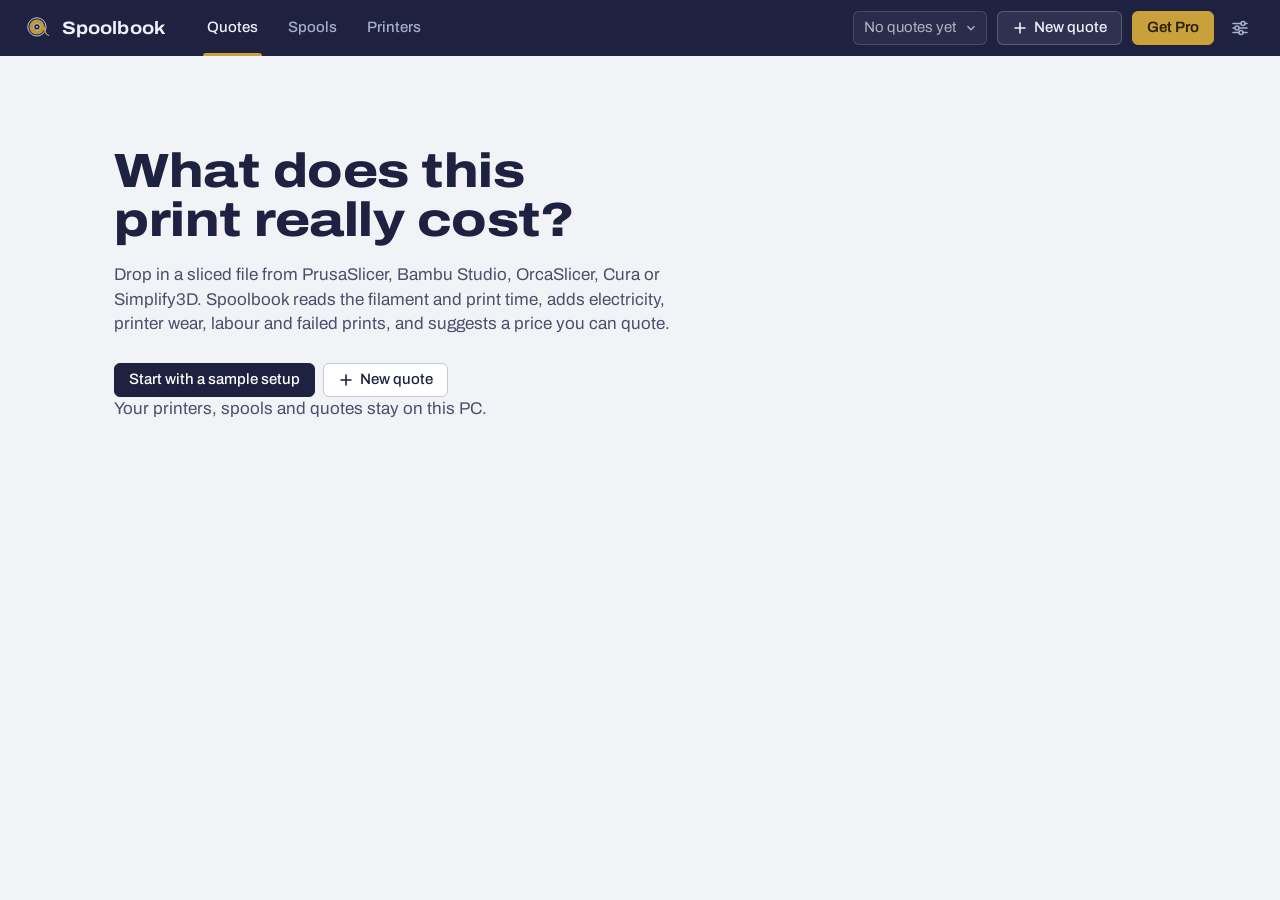
<file: index.html>
<!doctype html>
<html lang="en">
<head>
  <meta charset="utf-8">
  <meta name="viewport" content="width=device-width, initial-scale=1, viewport-fit=cover">
  <title>Spoolbook</title>
  <meta name="description" content="3D print cost calculator: read filament and time from sliced files, price prints, track spools.">
  <meta name="theme-color" content="#1E2140">
  <link rel="manifest" href="manifest.webmanifest">
  <link rel="icon" href="icons/icon.svg" type="image/svg+xml">
  <link rel="icon" href="icons/icon-192.png" sizes="192x192" type="image/png">
  <link rel="preload" href="fonts/archivo-latin-wdth-normal.woff2" as="font" type="font/woff2" crossorigin>
  <link rel="stylesheet" href="css/styles.css">
</head>
<body data-view="quote">
  <a class="skip" href="#main">Skip to content</a>
  <header class="appbar">
    <div class="appbar-inner">
      <div class="brand"><img src="icons/icon.svg" alt="" width="28" height="28"><span>Spoolbook</span></div>
      <nav class="tabs" aria-label="Sections">
        <button data-action="view" data-view="quote">Quotes</button>
        <button data-action="view" data-view="spools">Spools</button>
        <button data-action="view" data-view="printers">Printers</button>
      </nav>
      <span class="spacer"></span>
      <label class="sr-only" for="jobSelect">Open quote</label>
      <select id="jobSelect" class="job-select"></select>
      <button id="newJobBtn" class="btn bar" data-action="new-job"><svg viewBox="0 0 16 16" aria-hidden="true"><path d="M8 3v10M3 8h10"/></svg><span>New quote</span></button>
      <span id="proBadge" class="pro-badge" hidden>Pro</span>
      <button id="getPro" class="btn bar gold" data-action="open-pro">Get Pro</button>
      <button class="icon-btn bar" data-action="open-settings" aria-label="Settings">
        <svg viewBox="0 0 20 20" aria-hidden="true"><path d="M3 5.5h8M15 5.5h2M3 10h2M9 10h8M3 14.5h6M13 14.5h4"/><circle cx="13" cy="5.5" r="2"/><circle cx="7" cy="10" r="2"/><circle cx="11" cy="14.5" r="2"/></svg>
      </button>
    </div>
  </header>

  <div class="layout">
    <main id="main" class="main" tabindex="-1"></main>
    <aside id="side" class="side" aria-label="Price"></aside>
  </div>

  <div class="drop-hint" aria-hidden="true"><p>Drop a .gcode or .gcode.3mf file to read its filament and print time</p></div>

  <dialog id="settingsDialog" aria-labelledby="settingsTitle">
    <form id="settingsForm" method="dialog">
      <h2 id="settingsTitle">Settings</h2>
      <div class="grid">
        <label class="field"><span class="label">Currency</span>
          <select id="set-currency">
            <option value="USD">US dollar</option><option value="CAD">Canadian dollar</option><option value="GBP">British pound</option><option value="EUR">Euro</option>
            <option value="AUD">Australian dollar</option><option value="NZD">New Zealand dollar</option><option value="TRY">Turkish lira</option><option value="INR">Indian rupee</option>
            <option value="MXN">Mexican peso</option><option value="JPY">Japanese yen</option>
          </select></label>
        <label class="field"><span class="label">Electricity price</span><span class="control"><input id="set-electricityRate" inputmode="decimal"><span class="suffix">per kWh</span></span><span class="hint">On your power bill.</span></label>
        <label class="field"><span class="label">Your labour rate</span><span class="control"><input id="set-laborRate" inputmode="decimal"><span class="suffix">per hour</span></span></label>
        <label class="field"><span class="label">Sales tax</span><span class="control"><input id="set-taxPct" inputmode="decimal"><span class="suffix">%</span></span></label>
        <label class="field"><span class="label">Default failed print allowance</span><span class="control"><input id="set-defaultFailurePct" inputmode="decimal"><span class="suffix">%</span></span></label>
        <label class="field"><span class="label">Default markup</span><span class="control"><input id="set-defaultMarkupPct" inputmode="decimal"><span class="suffix">%</span></span></label>
        <label class="field"><span class="label">Round prices up to</span>
          <select id="set-roundTo"><option value="">Don't round</option><option value="0.05">0.05</option><option value="0.25">0.25</option><option value="0.5">0.50</option><option value="1">1</option><option value="5">5</option></select></label>
      </div>
      <h3>Marketplace fees</h3>
      <p class="block-note" id="feeNote">Profit after fees is part of Pro.</p>
      <div class="grid">
        <label class="field"><span class="label">Fee per sale</span><span class="control"><input id="set-feePct" inputmode="decimal"><span class="suffix">%</span></span><span class="hint">Marketplace and payment fees combined. Check your platform's current rates.</span></label>
        <label class="field"><span class="label">Fixed fee per order</span><span class="control"><input id="set-feeFixed" inputmode="decimal"></span><span class="hint">Listing or transaction fee.</span></label>
      </div>
      <h3>Your business</h3>
      <p class="block-note" id="bizNote">Your business details appear on printed quotes with Pro.</p>
      <div class="grid">
        <label class="field wide"><span class="label">Business name</span><span class="control"><input id="setBiz-name" autocomplete="organization"></span></label>
        <label class="field"><span class="label">Phone</span><span class="control"><input id="setBiz-phone" autocomplete="tel" inputmode="tel"></span></label>
        <label class="field"><span class="label">Email</span><span class="control"><input id="setBiz-email" autocomplete="email" inputmode="email"></span></label>
        <label class="field wide"><span class="label">Website or shop link</span><span class="control"><input id="setBiz-website" autocomplete="url" inputmode="url"></span></label>
      </div>
      <p class="fine">Everything is saved on this PC only. Spoolbook does not collect or send your data. <a href="privacy.html" target="_blank" rel="noopener">Privacy policy</a></p>
      <div class="dialog-actions">
        <button type="button" class="btn" data-action="close-dialog">Cancel</button>
        <button type="submit" class="btn primary">Save settings</button>
      </div>
    </form>
  </dialog>

  <dialog id="proDialog" aria-labelledby="proTitle">
    <div class="pro-dialog">
      <div class="plate" aria-hidden="true"></div>
      <h2 id="proTitle">Spoolbook Pro</h2>
      <p id="proReason" class="pro-reason" hidden></p>
      <ul class="pro-list">
        <li>Profit and margin after marketplace fees</li>
        <li>Unlimited printers, spools and saved quotes</li>
        <li>Your business name and contact details on quotes</li>
        <li>CSV export for spreadsheets and bookkeeping</li>
      </ul>
      <p class="pro-price"><span id="proPrice">$4.99</span> once. No subscription.</p>
      <p id="proOwned" class="pro-owned" hidden>Pro is unlocked on this Microsoft account.</p>
      <p id="proStoreNote" class="block-note" hidden>Pro is sold through the Microsoft Store version of Spoolbook.
        <a id="proStoreLink" href="#" target="_blank" rel="noopener">Get Spoolbook from the Microsoft Store</a></p>
      <div class="dialog-actions">
        <button type="button" class="btn" data-action="close-dialog">Not now</button>
        <button type="button" id="restorePro" class="btn" data-action="restore-pro">Restore purchase</button>
        <button type="button" id="buyPro" class="btn primary" data-action="buy-pro">Get Pro</button>
      </div>
    </div>
  </dialog>

  <div id="toast" class="toast" role="status" aria-live="polite"></div>
  <div id="printArea" class="print-area"></div>
  <script type="module" src="js/app.js"></script>
</body>
</html>
</file>
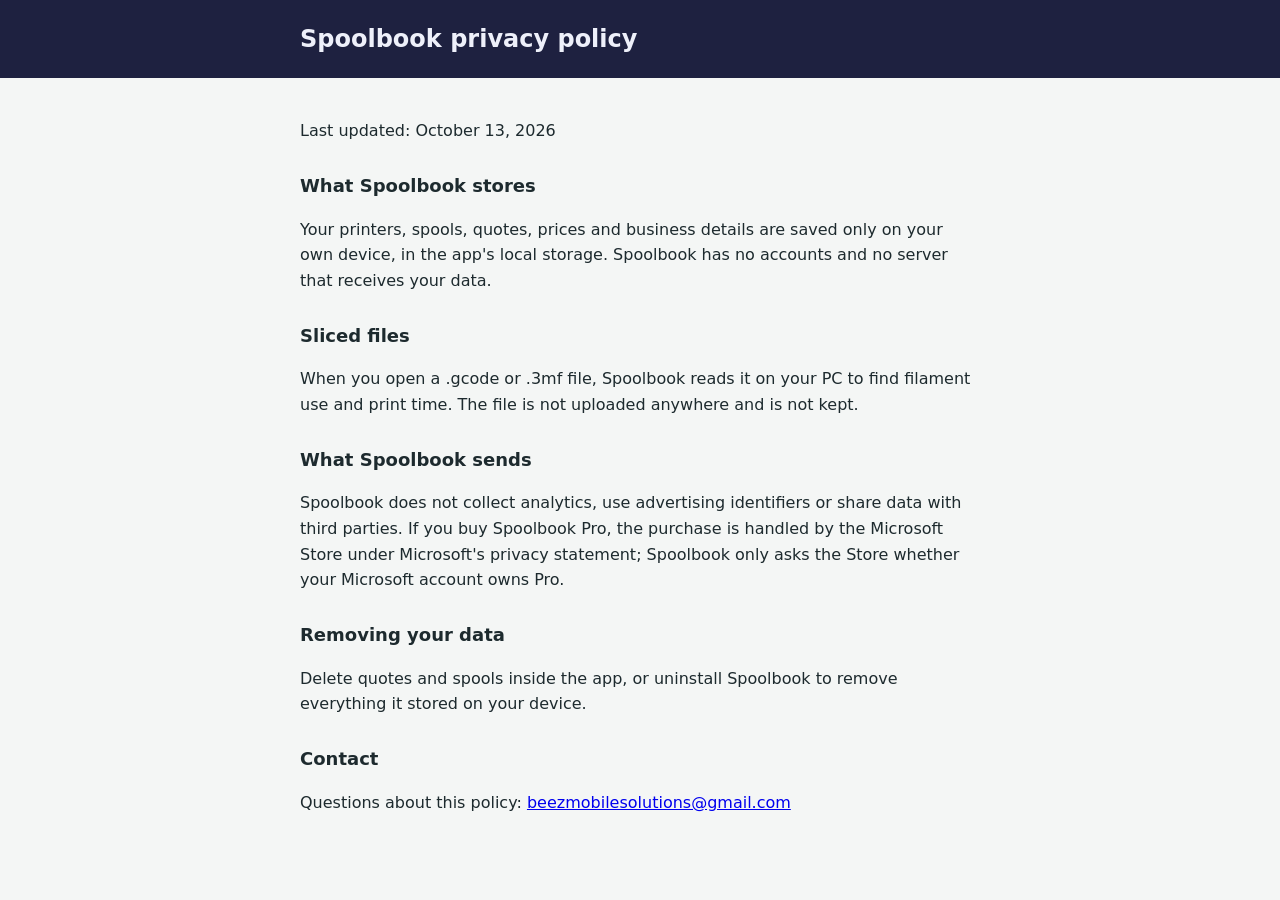
<file: privacy.html>
<!doctype html>
<html lang="en">
<head>
  <meta charset="utf-8">
  <meta name="viewport" content="width=device-width, initial-scale=1">
  <title>Spoolbook privacy policy</title>
  <link rel="icon" href="icons/icon.svg" type="image/svg+xml">
  <style>
    :root { color-scheme: light dark; --ink: #1D2A2E; --paper: #F4F6F5; }
    @media (prefers-color-scheme: dark) { :root { --ink: #E3EAE8; --paper: #12191B; } }
    body { margin: 0; background: var(--paper); color: var(--ink); font: 16px/1.6 'Segoe UI', system-ui, sans-serif; }
    header { background: #1E2140; color: #EEF0FA; padding: 20px 16px; }
    header h1 { margin: 0 auto; max-width: 680px; font-size: 24px; }
    main { max-width: 680px; margin: 0 auto; padding: 24px 16px 64px; }
    h2 { font-size: 18px; margin-top: 28px; }
  </style>
</head>
<body>
  <header><h1>Spoolbook privacy policy</h1></header>
  <main>
    <p>Last updated: October 13, 2026</p>
    <h2>What Spoolbook stores</h2>
    <p>Your printers, spools, quotes, prices and business details are saved only on your own device, in the app's local storage. Spoolbook has no accounts and no server that receives your data.</p>
    <h2>Sliced files</h2>
    <p>When you open a .gcode or .3mf file, Spoolbook reads it on your PC to find filament use and print time. The file is not uploaded anywhere and is not kept.</p>
    <h2>What Spoolbook sends</h2>
    <p>Spoolbook does not collect analytics, use advertising identifiers or share data with third parties. If you buy Spoolbook Pro, the purchase is handled by the Microsoft Store under Microsoft's privacy statement; Spoolbook only asks the Store whether your Microsoft account owns Pro.</p>
    <h2>Removing your data</h2>
    <p>Delete quotes and spools inside the app, or uninstall Spoolbook to remove everything it stored on your device.</p>
    <h2>Contact</h2>
    <p>Questions about this policy: <a href="mailto:beezmobilesolutions@gmail.com">beezmobilesolutions@gmail.com</a></p>
  </main>
</body>
</html>
</file>
<file: css/styles.css>
/* Spoolbook: indigo ink and textured build-plate gold. */
@font-face {
  font-family: 'Archivo'; font-weight: 100 900; font-stretch: 62% 125%; font-display: swap;
  src: url('../fonts/archivo-latin-wdth-normal.woff2') format('woff2');
}

:root {
  color-scheme: light;
  --paper: #F2F3F7;
  --surface: #FFFFFF;
  --surface-2: #F7F8FB;
  --ink: #1E2140;
  --ink-2: #4B4F6E;
  --ink-3: #737796;
  --line: #DCDEE8;
  --line-2: #C4C7D6;
  --field: #FFFFFF;
  --bar: #1E2140;
  --bar-ink: #EEF0FA;
  --bar-ink-2: #A9AECB;
  --gold: #C9A13B;
  --gold-hi: #E2C26A;
  --gold-lo: #A98325;
  --gold-ink: #2A2108;
  --red: #B4323C;
  --red-wash: #FBEBEC;
  --green: #1F7A4D;
  --chip: #E9EAF2;
  --primary-bg: #1E2140;
  --primary-ink: #FFFFFF;
  --focus: #3B42A8;
  --shadow: 0 1px 0 rgba(30, 33, 64, .04), 0 10px 26px -18px rgba(30, 33, 64, .35);
  --r-control: 6px;
  --r-card: 12px;
  --font: 'Archivo', 'Segoe UI Variable Text', 'Segoe UI', system-ui, sans-serif;
}
@media (prefers-color-scheme: dark) {
  :root {
    color-scheme: dark;
    --paper: #12131F;
    --surface: #1B1D2E;
    --surface-2: #171828;
    --ink: #E6E8F5;
    --ink-2: #B0B4CF;
    --ink-3: #868AA8;
    --line: #2B2E45;
    --line-2: #3C4060;
    --field: #13141F;
    --bar: #0D0E18;
    --red: #F07A82;
    --red-wash: #3B1E23;
    --green: #5CCB92;
    --chip: #262940;
    --primary-bg: #C9A13B;
    --primary-ink: #1E1606;
    --focus: #E2C26A;
    --shadow: 0 1px 0 rgba(0, 0, 0, .25), 0 12px 30px -18px rgba(0, 0, 0, .8);
  }
}

*, *::before, *::after { box-sizing: border-box; }
body { margin: 0; background: var(--paper); color: var(--ink); font: 400 15px/1.45 var(--font); font-variant-numeric: tabular-nums; min-height: 100vh; }
button, input, select, textarea { font: inherit; color: inherit; }
svg { width: 16px; height: 16px; fill: none; stroke: currentColor; stroke-width: 1.6; stroke-linecap: round; stroke-linejoin: round; flex: none; }
a { color: inherit; text-underline-offset: 2px; }
h1, h2, h3 { margin: 0; line-height: 1.15; text-wrap: balance; }
:focus-visible { outline: 2px solid var(--focus); outline-offset: 2px; }
.sr-only { position: absolute; width: 1px; height: 1px; overflow: hidden; clip: rect(0 0 0 0); white-space: nowrap; }
.skip { position: absolute; left: 12px; top: -40px; background: var(--surface); padding: 8px 12px; border-radius: var(--r-control); z-index: 30; }
.skip:focus { top: 8px; }
.row { display: flex; flex-wrap: wrap; gap: 8px; }
.fine { font-size: 12.5px; color: var(--ink-3); margin: 14px 0 0; line-height: 1.4; }
.muted { color: var(--ink-3); font-weight: 400; }

/* ---------- textured build plate ---------- */
.plate {
  height: 20px;
  background:
    radial-gradient(circle at 30% 40%, rgba(255, 248, 225, .55) 0 .9px, transparent 1.4px) 0 0 / 6px 7px,
    radial-gradient(circle at 70% 60%, rgba(90, 60, 0, .30) 0 .9px, transparent 1.5px) 1px 2px / 9px 8px,
    radial-gradient(circle at 50% 50%, rgba(255, 236, 180, .45) 0 .6px, transparent 1.1px) 3px 1px / 4px 5px,
    radial-gradient(circle at 20% 80%, rgba(70, 45, 0, .22) 0 1.2px, transparent 1.8px) 2px 4px / 13px 11px,
    linear-gradient(180deg, var(--gold-hi), var(--gold) 55%, var(--gold-lo));
}

/* ---------- app bar ---------- */
.appbar { position: sticky; top: 0; z-index: 10; background: var(--bar); color: var(--bar-ink); }
.appbar-inner { max-width: 1320px; margin: 0 auto; padding: 0 24px; height: 56px; display: flex; align-items: center; gap: 10px; }
.brand { display: flex; align-items: center; gap: 10px; font-weight: 700; font-stretch: 112%; font-size: 18px; letter-spacing: .005em; margin-right: 18px; }
.tabs { display: flex; gap: 2px; height: 100%; }
.tabs button { border: 0; background: none; color: var(--bar-ink-2); padding: 0 14px; height: 100%; cursor: pointer; font-weight: 500; position: relative; }
.tabs button:hover { color: var(--bar-ink); }
.tabs button[aria-current="page"] { color: var(--bar-ink); }
.tabs button[aria-current="page"]::after { content: ''; position: absolute; left: 10px; right: 10px; bottom: 0; height: 3px; border-radius: 3px 3px 0 0; background: var(--gold); }
.spacer { flex: 1; }
.job-select {
  height: 34px; max-width: 280px; min-width: 0; padding: 0 30px 0 10px; border-radius: var(--r-control);
  border: 1px solid rgba(238, 240, 250, .22); background: rgba(238, 240, 250, .08) url("data:image/svg+xml,%3Csvg xmlns='http://www.w3.org/2000/svg' viewBox='0 0 16 16'%3E%3Cpath d='M4 6l4 4 4-4' fill='none' stroke='%23EEF0FA' stroke-width='1.6'/%3E%3C/svg%3E") right 8px center / 14px no-repeat;
  color: var(--bar-ink); appearance: none;
}
.job-select option { color: #1E2140; background: #fff; }
.btn.bar { background: rgba(238, 240, 250, .08); border-color: rgba(238, 240, 250, .22); color: var(--bar-ink); }
.btn.bar:hover { background: rgba(238, 240, 250, .16); border-color: rgba(238, 240, 250, .4); }
.btn.bar.gold { background: var(--gold); border-color: var(--gold); color: var(--gold-ink); font-weight: 600; }
.btn.bar.gold:hover { background: var(--gold-hi); }
.icon-btn.bar { color: var(--bar-ink-2); }
.icon-btn.bar:hover { color: var(--bar-ink); background: rgba(238, 240, 250, .1); }
.icon-btn.bar svg { width: 20px; height: 20px; }
.pro-badge { font-weight: 700; font-size: 12.5px; padding: 3px 10px; border-radius: 999px; background: var(--gold); color: var(--gold-ink); }

/* ---------- buttons ---------- */
.btn { display: inline-flex; align-items: center; justify-content: center; gap: 6px; height: 34px; padding: 0 14px; border-radius: var(--r-control); border: 1px solid var(--line-2); background: var(--surface); color: var(--ink); font-weight: 500; cursor: pointer; white-space: nowrap; }
.btn:hover { border-color: var(--ink-3); background: var(--surface-2); }
.btn:disabled { opacity: .45; cursor: default; }
.btn.primary { background: var(--primary-bg); border-color: var(--primary-bg); color: var(--primary-ink); }
.btn.primary:hover { filter: brightness(1.15); }
.btn.quiet { border-color: transparent; background: transparent; color: var(--ink-2); padding: 0 8px; }
.btn.quiet:hover { background: var(--chip); color: var(--ink); }
.btn.danger:hover { background: var(--red-wash); color: var(--red); }
.btn.link { border: 0; background: none; height: 30px; padding: 0 4px; color: var(--ink-2); }
.btn.link:hover { color: var(--ink); text-decoration: underline; }
.btn.add { border-style: dashed; background: transparent; color: var(--ink-2); }
.btn.add:hover { border-style: solid; color: var(--ink); background: var(--surface); }
.file-btn { cursor: pointer; }
.icon-btn { display: inline-grid; place-items: center; width: 32px; height: 32px; border: 0; border-radius: var(--r-control); background: none; color: var(--ink-3); cursor: pointer; flex: none; }
.icon-btn:hover { background: var(--chip); color: var(--ink); }
.icon-spacer { width: 32px; flex: none; }

/* ---------- layout ---------- */
.layout { max-width: 1320px; margin: 0 auto; padding: 28px 24px 72px; display: grid; grid-template-columns: minmax(0, 1fr) 360px; gap: 32px; align-items: start; }
body:not([data-view="quote"]) .layout, body.no-side .layout { grid-template-columns: minmax(0, 1fr); }
.side:empty { display: none; }
.main:focus { outline: none; }

.welcome { max-width: 660px; margin: 7vh auto 0; }
.welcome h1 { font-size: clamp(32px, 4.4vw, 48px); font-weight: 800; font-stretch: 118%; letter-spacing: -.01em; line-height: 1.02; margin-bottom: 18px; }
.welcome p { font-size: 17px; color: var(--ink-2); max-width: 56ch; margin: 0 0 26px; }

.view-head { margin-bottom: 20px; }
.view-head h1 { font-size: 28px; font-weight: 800; font-stretch: 112%; margin-bottom: 6px; }

.job-head .grid { margin-top: 12px; }
.job-name { width: 100%; border: 0; border-bottom: 2px solid transparent; background: none; padding: 2px 0 4px; font-size: 28px; font-weight: 800; font-stretch: 108%; letter-spacing: -.01em; }
.job-name:hover { border-bottom-color: var(--line); }
.job-name:focus { outline: none; border-bottom-color: var(--gold); }
.job-actions { display: flex; gap: 4px; margin: 10px 0 0 -8px; }

.block { margin-top: 34px; }
.block-head { display: flex; flex-wrap: wrap; align-items: baseline; gap: 4px 16px; padding-bottom: 8px; margin-bottom: 14px; border-bottom: 1px solid var(--line); }
.block-head h2 { font-size: 19px; font-weight: 700; font-stretch: 108%; }
.block-note { margin: 0; color: var(--ink-3); font-size: 14px; max-width: 70ch; }

/* ---------- fields ---------- */
.grid { display: grid; grid-template-columns: repeat(auto-fill, minmax(180px, 1fr)); gap: 14px 16px; }
.grid.tight { grid-template-columns: repeat(auto-fill, minmax(130px, 1fr)); gap: 12px; }
.field { display: flex; flex-direction: column; gap: 5px; min-width: 0; }
.field.wide { grid-column: span 2; }
.label { font-size: 13px; font-weight: 500; color: var(--ink-2); display: flex; gap: 6px; align-items: center; }
.hint { font-size: 12.5px; color: var(--ink-3); line-height: 1.35; }
.control { position: relative; display: flex; align-items: center; min-width: 0; }
.control input, .field select, textarea, .extra-row > input, .fil-row select {
  width: 100%; height: 34px; padding: 0 10px; border-radius: var(--r-control); border: 1px solid var(--line-2); background: var(--field); min-width: 0;
}
.control input { padding-right: 50px; }
.control .suffix { position: absolute; right: 10px; color: var(--ink-3); font-size: 13px; pointer-events: none; }
.field select, .fil-row select { appearance: none; padding-right: 30px; background: var(--field) url("data:image/svg+xml,%3Csvg xmlns='http://www.w3.org/2000/svg' viewBox='0 0 16 16'%3E%3Cpath d='M4 6l4 4 4-4' fill='none' stroke='%23737796' stroke-width='1.6'/%3E%3C/svg%3E") right 8px center / 14px no-repeat; }
input:hover, select:hover, textarea:hover { border-color: var(--ink-3); }
.control input:focus, select:focus, textarea:focus, .extra-row > input:focus { outline: none; border-color: var(--ink); box-shadow: 0 0 0 2px var(--gold); }
textarea { height: auto; padding: 8px 10px; resize: vertical; line-height: 1.45; }
input.invalid { border-color: var(--red) !important; background: var(--red-wash); }
.field.locked { opacity: .6; }
.pro-tag { display: inline-flex; align-items: center; gap: 3px; font-size: 11.5px; font-weight: 600; color: var(--ink-2); background: var(--chip); padding: 1px 6px; border-radius: 999px; }
.pro-tag svg { width: 11px; height: 11px; }
.color-field input[type="color"] { width: 100%; height: 34px; padding: 2px; border: 1px solid var(--line-2); border-radius: var(--r-control); background: var(--field); cursor: pointer; }

/* ---------- prints ---------- */
.prints { display: grid; grid-template-columns: minmax(0, 1fr); gap: 14px; margin-bottom: 14px; }
.print, .printer-card { background: var(--surface); border: 1px solid var(--line); border-radius: var(--r-card); box-shadow: var(--shadow); }
.print-head { display: flex; align-items: center; gap: 10px; padding: 10px 10px 10px 16px; border-bottom: 1px solid var(--line);
  background: repeating-linear-gradient(180deg, transparent 0 3px, var(--line) 3px 4px) bottom / 100% 4px no-repeat, var(--surface-2); border-radius: var(--r-card) var(--r-card) 0 0; }
.print-name { flex: 1; min-width: 0; border: 0; border-bottom: 1.5px solid transparent; background: none; padding: 4px 0; font-size: 16.5px; font-weight: 650; }
.print-name:hover { border-bottom-color: var(--line-2); }
.print-name:focus { outline: none; border-bottom-color: var(--gold); }
.source { display: inline-flex; align-items: center; gap: 5px; font-size: 12.5px; color: var(--ink-2); background: var(--chip); padding: 3px 8px; border-radius: 999px; max-width: 34%; overflow: hidden; white-space: nowrap; text-overflow: ellipsis; }
.source svg { width: 13px; height: 13px; }
.print-cost { font-weight: 650; font-stretch: 110%; white-space: nowrap; }
.print-body { padding: 16px; display: grid; gap: 14px; }
.filaments { display: grid; gap: 8px; }
.fil-row { display: flex; align-items: center; gap: 8px; }
.fil-row select { flex: 1 1 220px; }
.fil-row .control { flex: 0 1 130px; }
.swatch { width: 18px; height: 18px; border-radius: 50%; background: var(--c); box-shadow: inset 0 0 0 1px rgba(0, 0, 0, .18), 0 0 0 2px var(--surface), 0 0 0 3px var(--line-2); flex: none; }

.extras { display: grid; gap: 8px; margin: 14px 0 4px; }
.extra-row { display: flex; gap: 8px; align-items: center; }
.extra-row > input { flex: 1 1 auto; }
.extra-row .control { flex: 0 1 140px; }

/* ---------- price card ---------- */
.side { position: sticky; top: 80px; }
.price-card { background: var(--surface); border: 1px solid var(--line); border-radius: var(--r-card); box-shadow: var(--shadow); overflow: hidden; }
.price-body { padding: 18px 20px 20px; }
.price-label { margin: 0; font-size: 13.5px; font-weight: 600; color: var(--ink-2); }
.price-big { margin: 2px 0 4px; font-size: 46px; line-height: 1; font-weight: 800; font-stretch: 125%; letter-spacing: -.015em; }
.price-sub { margin: 0 0 14px; color: var(--ink-3); font-size: 13.5px; }
.breakdown { margin: 0; display: grid; gap: 3px; padding-top: 10px; border-top: 1px solid var(--line); }
.breakdown div { display: flex; justify-content: space-between; gap: 12px; color: var(--ink-2); }
.breakdown dd { margin: 0; color: var(--ink); font-weight: 500; }
.breakdown .sum { margin-top: 4px; padding-top: 6px; border-top: 1px dashed var(--line-2); color: var(--ink); font-weight: 600; }
.breakdown .strong dd { font-weight: 750; font-stretch: 112%; font-size: 17px; }
.breakdown.profit { margin-top: 12px; border-top: 2px solid var(--ink); }
.breakdown .neg dd { color: var(--red); }
.profit-lock { margin-top: 10px; width: 100%; justify-content: flex-start; }
.usage, .warns { list-style: none; margin: 14px 0 0; padding: 0; display: grid; gap: 6px; font-size: 13.5px; }
.usage li { display: flex; align-items: center; gap: 8px; }
.usage .left { margin-left: auto; color: var(--ink-3); white-space: nowrap; }
.usage li.short .left { color: var(--red); font-weight: 600; }
.warns li { color: var(--red); }
.price-actions { display: grid; gap: 8px; margin-top: 16px; }
.price-actions .btn.primary { height: 40px; font-size: 15.5px; }
.price-actions .row .btn { flex: 1; }

/* ---------- spools ---------- */
.spool-grid { display: grid; grid-template-columns: repeat(auto-fill, minmax(min(100%, 330px), 1fr)); gap: 14px; }
.spool-card { background: var(--surface); border: 1px solid var(--line); border-radius: var(--r-card); box-shadow: var(--shadow); padding: 14px 14px 16px; display: grid; gap: 14px; }
.spool-card.low { border-color: color-mix(in srgb, var(--red) 45%, var(--line)); }
.spool-head { display: flex; gap: 14px; align-items: flex-start; }
.spool-title { flex: 1; min-width: 0; }
.spool-name { width: 100%; border: 0; border-bottom: 1.5px solid transparent; background: none; padding: 2px 0; font-size: 16.5px; font-weight: 650; }
.spool-name:focus { outline: none; border-bottom-color: var(--gold); }
.spool-stats { margin: 3px 0 0; color: var(--ink-2); font-size: 13.5px; }
.low-tag { color: var(--red); font-weight: 600; margin-left: 4px; }
.spool { flex: none; }
.spool .flange { fill: var(--surface-2); stroke: var(--line-2); stroke-width: 1.5; }
.spool .wind { fill: none; stroke: rgba(0, 0, 0, .14); stroke-width: .7; }
.spool .hub { fill: var(--paper); stroke: var(--line-2); stroke-width: 1.5; }
.spool .axle { fill: var(--line-2); }
.spool-add { min-height: 160px; display: grid; place-content: center; justify-items: center; gap: 6px; border: 1.5px dashed var(--line-2); border-radius: var(--r-card); background: transparent; color: var(--ink-2); cursor: pointer; font-weight: 500; }
.spool-add:hover { border-color: var(--ink-3); color: var(--ink); background: var(--surface); }
.spool-add svg { width: 22px; height: 22px; }

/* ---------- printers ---------- */
.printer-list { display: grid; gap: 14px; margin-bottom: 14px; }
.printer-split { margin: 0; padding: 0 16px 14px; color: var(--ink-3); font-size: 13.5px; }

/* ---------- drag and drop ---------- */
.drop-hint { position: fixed; inset: 0; z-index: 40; display: none; place-items: center; background: color-mix(in srgb, var(--bar) 78%, transparent); pointer-events: none; }
.drop-hint p { margin: 0; padding: 26px 32px; border: 2px dashed var(--gold); border-radius: 16px; color: #fff; font-size: 19px; font-weight: 650; background: rgba(0, 0, 0, .25); max-width: 80vw; text-align: center; }
body.dragging .drop-hint { display: grid; }

/* ---------- dialogs ---------- */
dialog { border: 1px solid var(--line); border-radius: 14px; background: var(--surface); color: var(--ink); padding: 0; width: min(600px, calc(100vw - 32px)); box-shadow: 0 24px 64px -20px rgba(0, 0, 0, .5); }
dialog::backdrop { background: rgba(14, 15, 28, .5); }
dialog form, .pro-dialog { padding: 22px 24px 20px; }
.pro-dialog { padding-top: 0; }
.pro-dialog .plate { margin: 0 -24px 18px; }
dialog h2 { font-size: 22px; font-weight: 800; font-stretch: 110%; margin-bottom: 14px; }
dialog h3 { font-size: 15.5px; font-weight: 650; margin: 22px 0 6px; }
dialog .block-note { margin-bottom: 10px; }
.dialog-actions { display: flex; justify-content: flex-end; flex-wrap: wrap; gap: 8px; margin-top: 22px; }
.pro-reason { background: var(--chip); padding: 10px 12px; border-radius: var(--r-control); margin: 0 0 14px; }
.pro-list { list-style: none; margin: 0 0 16px; padding: 0; display: grid; gap: 8px; }
.pro-list li { position: relative; padding-left: 26px; }
.pro-list li::before { content: ''; position: absolute; left: 2px; top: 5px; width: 12px; height: 7px; border-left: 2px solid var(--ink); border-bottom: 2px solid var(--ink); transform: rotate(-45deg); }
.pro-price { margin: 0; font-size: 16px; }
.pro-price span { font-size: 26px; font-weight: 800; font-stretch: 120%; margin-right: 4px; }
.pro-owned { font-weight: 600; }

/* ---------- toast ---------- */
.toast { position: fixed; left: 50%; bottom: 24px; transform: translate(-50%, 16px); opacity: 0; pointer-events: none; display: flex; align-items: center; gap: 12px; max-width: calc(100vw - 32px); background: var(--bar); color: var(--bar-ink); padding: 10px 16px; border-radius: 8px; box-shadow: 0 12px 32px -12px rgba(0, 0, 0, .5); transition: opacity .18s, transform .18s; z-index: 50; }
.toast.show { opacity: 1; transform: translate(-50%, 0); pointer-events: auto; }
.toast .btn.link { color: var(--gold-hi); font-weight: 600; height: auto; }
@media (prefers-reduced-motion: reduce) { .toast { transition: none; } }

/* ---------- narrow ---------- */
@media (max-width: 1000px) {
  .layout { grid-template-columns: minmax(0, 1fr); }
  .side { position: static; }
}
@media (max-width: 680px) {
  .appbar-inner { padding: 0 12px; gap: 6px; height: auto; min-height: 56px; flex-wrap: wrap; padding-block: 6px; }
  .brand span { display: none; }
  .brand { margin-right: 4px; }
  .tabs { order: 3; width: 100%; height: 40px; }
  .job-select { flex: 1; max-width: none; }
  #newJobBtn span { display: none; }
  .layout { padding: 20px 16px 56px; }
  .field.wide { grid-column: auto; }
  .fil-row { flex-wrap: wrap; }
  .fil-row select { flex-basis: calc(100% - 30px); }
  .source { display: none; }
  .print-head { flex-wrap: wrap; }
}

/* ---------- print ---------- */
.print-area { display: none; }
@media print {
  @page { margin: 16mm; }
  body { background: #fff; color: #111; font-size: 11pt; }
  .appbar, .layout, dialog, .toast, .skip, .drop-hint { display: none !important; }
  .print-area { display: block; }
  .q-head { display: flex; justify-content: space-between; gap: 24px; padding-bottom: 12px; margin-bottom: 18px; border-bottom: 3px solid #C9A13B; }
  .q-head h1 { font-size: 22pt; font-weight: 800; font-stretch: 112%; }
  .q-head p { margin: 4px 0 0; }
  .q-meta { text-align: right; }
  .quote h2 { font-size: 12pt; margin: 22px 0 6px; }
  .quote table { width: 100%; border-collapse: collapse; }
  .q-table th { text-align: left; font-weight: 600; border-bottom: 1.5px solid #111; padding: 6px 4px; }
  .q-table th.n { text-align: right; }
  .q-table td { border-bottom: 1px solid #ddd; padding: 7px 4px; vertical-align: top; }
  .q-sub { display: block; color: #666; font-size: 9pt; }
  .n { text-align: right; white-space: nowrap; }
  .q-totals { width: 55% !important; margin: 12px 0 0 auto; }
  .q-totals td { padding: 4px; }
  .q-totals .grand td { border-top: 2px solid #111; font-weight: 800; font-size: 13pt; padding-top: 8px; }
  .q-foot { margin-top: 28px; padding-top: 10px; border-top: 1px solid #ddd; color: #666; font-size: 9pt; }
}

/* spool drawing sizes (overrides the generic icon size) */
svg.spool { width: var(--spool-size, 84px); height: var(--spool-size, 84px); stroke: none; }
.filaments > .btn.link { justify-self: start; }
</file>
